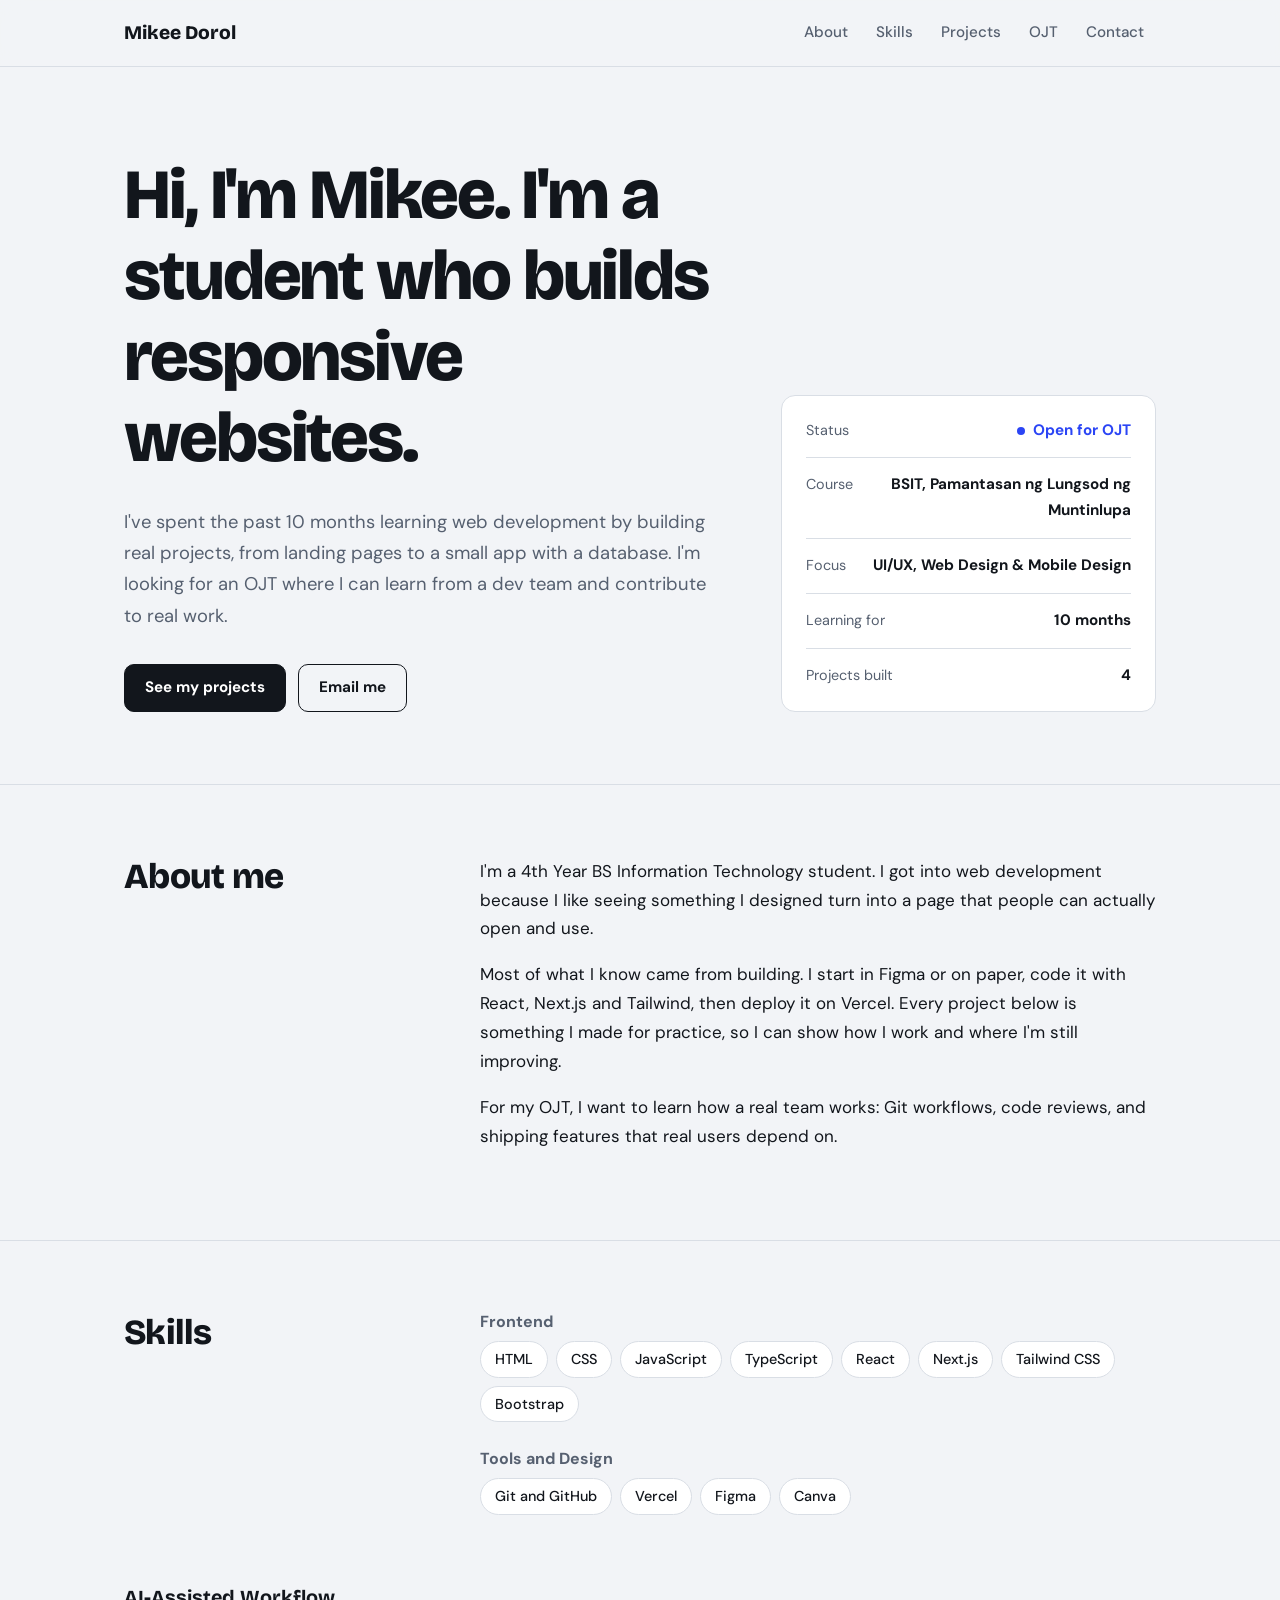
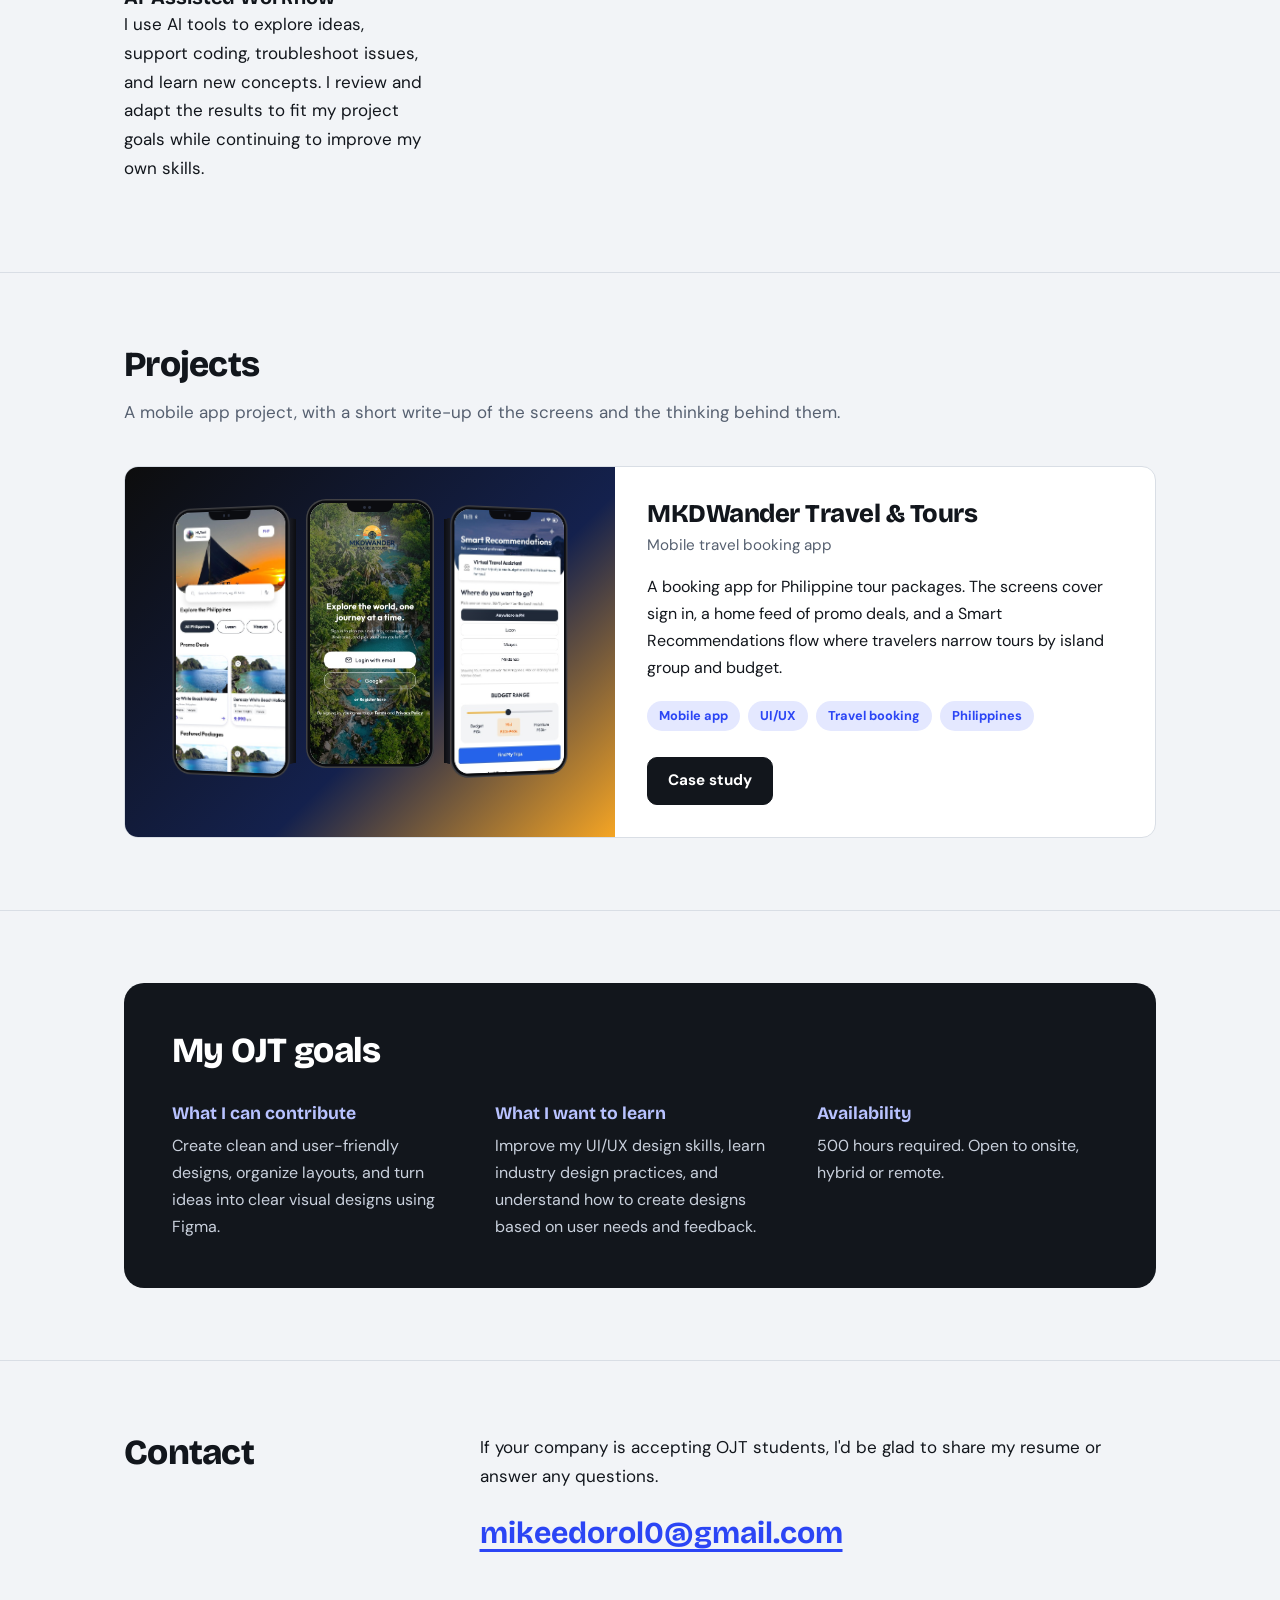
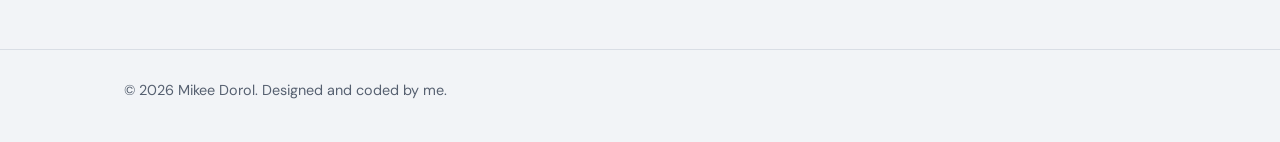
<file: index.html>
<!DOCTYPE html>
<html lang="en">
<head>
  <meta charset="UTF-8" />
  <meta name="viewport" content="width=device-width, initial-scale=1.0" />
  <title>Mikee Dorol | Student Web Developer</title>
  <meta name="description" content="Portfolio of Mikee Dorol, a student web developer looking for an OJT placement." />
  <link rel="preconnect" href="https://fonts.googleapis.com" />
  <link rel="preconnect" href="https://fonts.gstatic.com" crossorigin />
  <link href="https://fonts.googleapis.com/css2?family=Bricolage+Grotesque:opsz,wght@12..96,500;12..96,700;12..96,800&family=DM+Sans:wght@400;500;700&display=swap" rel="stylesheet" />
  <link rel="stylesheet" href="style.css" />
</head>
<body>

  <header class="site-header">
    <div class="wrap header-inner">
      <a href="#home" class="brand">Mikee Dorol</a>
      <nav class="nav" aria-label="Main">
        <a href="#about">About</a>
        <a href="#skills">Skills</a>
        <a href="#projects">Projects</a>
        <a href="#ojt">OJT</a>
        <a href="#contact">Contact</a>
      </nav>
    </div>
  </header>

  <main>
    <!-- HERO -->
    <section id="home" class="hero">
      <div class="wrap hero-grid">
        <div>
          <h1>Hi, I'm Mikee. I'm a student who builds responsive websites.</h1>
          <p class="lead">
            I've spent the past 10 months learning web development by building real projects, from
            landing pages to a small app with a database. I'm looking for an OJT where I can learn
            from a dev team and contribute to real work.
          </p>
          <div class="actions">
            <a href="#projects" class="btn btn-primary">See my projects</a>
            <a href="mailto:mikeedorol0@gmail.com" class="btn btn-ghost">Email me</a>
          </div>
        </div>

        <dl class="facts">
          <div><dt>Status</dt><dd class="status">Open for OJT</dd></div>
          <div><dt>Course</dt><dd>BSIT, Pamantasan ng Lungsod ng Muntinlupa</dd></div>
          <div><dt>Focus</dt><dd>UI/UX, Web Design & Mobile Design</dd></div>
          <div><dt>Learning for</dt><dd>10 months</dd></div>
          <div><dt>Projects built</dt><dd>4</dd></div>
        </dl>
      </div>
    </section>

    <!-- ABOUT -->
    <section id="about" class="section">
      <div class="wrap split">
        <h2>About me</h2>
        <div class="prose">
          <p>
            I'm a 4th Year BS Information Technology student. I got into web development because I like seeing
            something I designed turn into a page that people can actually open and use.
          </p>
          <p>
            Most of what I know came from building. I start in Figma or on paper, code it with
            React, Next.js and Tailwind, then deploy it on Vercel. Every project below is something I
            made for practice, so I can show how I work and where I'm still improving.
          </p>
          <p>
            For my OJT, I want to learn how a real team works: Git workflows, code reviews, and
            shipping features that real users depend on.
          </p>
        </div>
      </div>
    </section>


<!-- SKILLS -->
<section id="skills" class="section">
  <div class="wrap split">
    <h2>Skills</h2>

    <div class="skills">
      <div>
        <h3>Frontend</h3>
        <ul class="tags">
          <li>HTML</li>
          <li>CSS</li>
          <li>JavaScript</li>
          <li>TypeScript</li>
          <li>React</li>
          <li>Next.js</li>
          <li>Tailwind CSS</li>
          <li>Bootstrap</li>
        </ul>
      </div>

      <div>
        <h3>Tools and Design</h3>
        <ul class="tags">
          <li>Git and GitHub</li>
          <li>Vercel</li>
          <li>Figma</li>
          <li>Canva</li>
        </ul>
      </div>
    </div>

    <!-- AI-ASSISTED WORKFLOW -->
    <div class="ai-workflow">
      <h3>AI-Assisted Workflow</h3>
      <p>
        I use AI tools to explore ideas, support coding, troubleshoot issues,
        and learn new concepts. I review and adapt the results to fit my
        project goals while continuing to improve my own skills.
      </p>
    </div>
  </div>
</section>


    <!-- PROJECTS -->
    <section id="projects" class="section">
      <div class="wrap">
        <h2>Projects</h2>
        <p class="section-note">A mobile app project, with a short write-up of the screens and the thinking behind them.</p>

        <div class="projects">

          <article class="project">
            <div class="shot shot-phones" style="background: linear-gradient(135deg, #0d0d0d 0%, #14214d 60%, #f5a524 100%);">
              <div class="phones" role="img" aria-label="Three screens from the MKDWander app: Home, Sign in and Smart Recommendations">
                <div class="phone phone--l">
                  <div class="screen"><img src="./images/mkdwander-home.jpg" alt="" width="393" height="1425" loading="lazy" /></div>
                  <span class="notch"></span>
                </div>
                <div class="phone">
                  <div class="screen"><img src="./images/mkdwander-signin.jpg" alt="" width="393" height="852" loading="lazy" /></div>
                  <span class="notch"></span>
                </div>
                <div class="phone phone--r">
                  <div class="screen"><img src="./images/mkdwander-match.jpg" alt="" width="393" height="1349" loading="lazy" /></div>
                  <span class="notch"></span>
                </div>
              </div>
            </div>
            <div class="project-body">
              <h3>MKDWander Travel &amp; Tours</h3>
              <p class="kind">Mobile travel booking app</p>
              <p>A booking app for Philippine tour packages. The screens cover sign in, a home feed of promo deals, and a Smart Recommendations flow where travelers narrow tours by island group and budget.</p>
              <ul class="tags tags-sm">
                <li>Mobile app</li><li>UI/UX</li><li>Travel booking</li><li>Philippines</li>
              </ul>
              <div class="links">
                <!-- Add a live demo or prototype link here when you have one:
                <a href="https://..." target="_blank" rel="noopener" class="btn btn-ghost">Live demo</a> -->
                <a href="./case-study/mkdwander.html" class="btn btn-primary">Case study</a>
              </div>
            </div>
          </article>

        </div>
      </div>
    </section>

    <!-- OJT -->
    <section id="ojt" class="section">
      <div class="wrap">
        <div class="ojt">
          <h2>My OJT goals</h2>
          <div class="ojt-grid">
            <div>
              <h3>What I can contribute</h3>
              <p>Create clean and user-friendly designs, organize layouts, and turn ideas into clear visual designs using Figma.</p>
            </div>
            <div>
              <h3>What I want to learn</h3>
              <p>Improve my UI/UX design skills, learn industry design practices, and understand how to create designs based on user needs and feedback.</p>
            </div>
            <div>
              <h3>Availability</h3>
              <p>500 hours required. Open to onsite, hybrid or remote.</p>
            </div>
          </div>
        </div>
      </div>
    </section>

    <!-- CONTACT -->
    <section id="contact" class="section">
      <div class="wrap split">
        <h2>Contact</h2>
        <div class="prose">
          <p>If your company is accepting OJT students, I'd be glad to share my resume or answer any questions.</p>
          <p><a class="email" href="mailto:mikeedorol0@gmail.com">mikeedorol0@gmail.com</a></p>
        </div>
      </div>
    </section>
  </main>

  <footer class="footer">
    <div class="wrap">© 2026 Mikee Dorol. Designed and coded by me.</div>
  </footer>

</body>
</html>
</file>
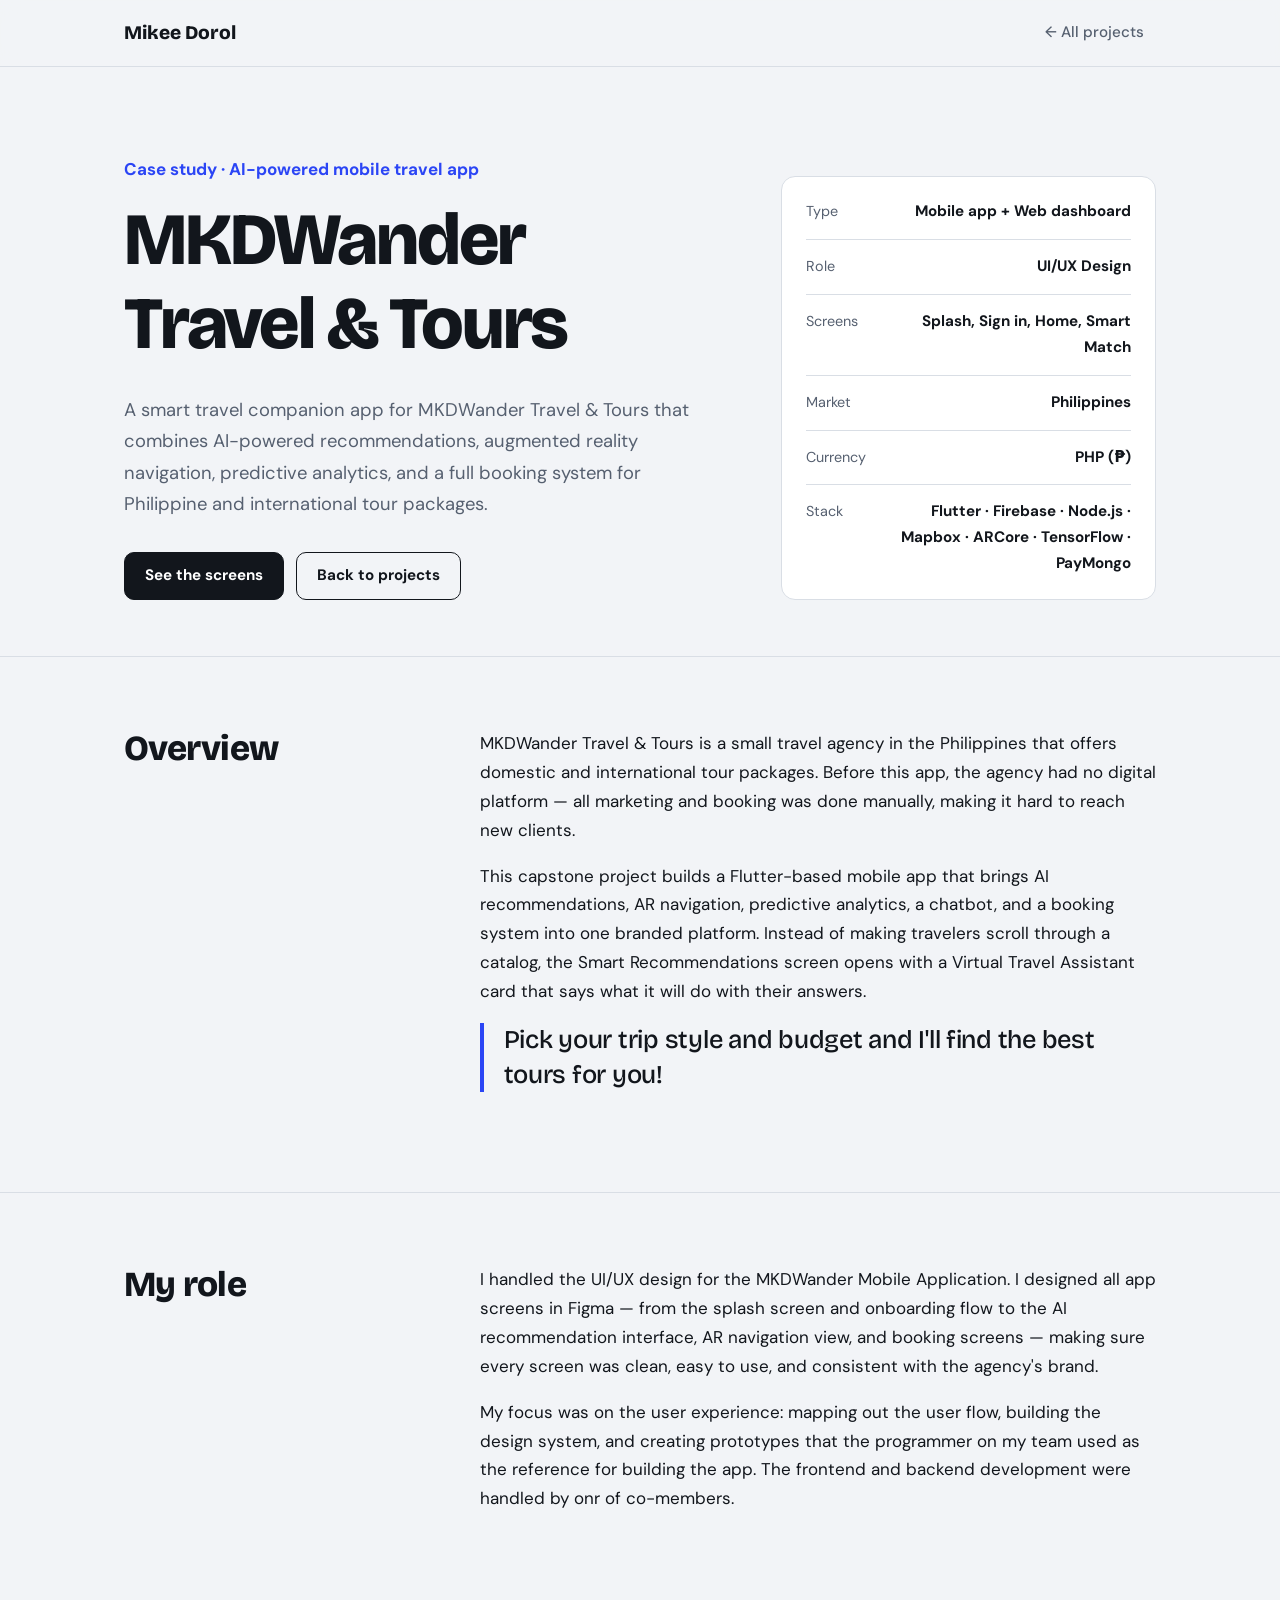
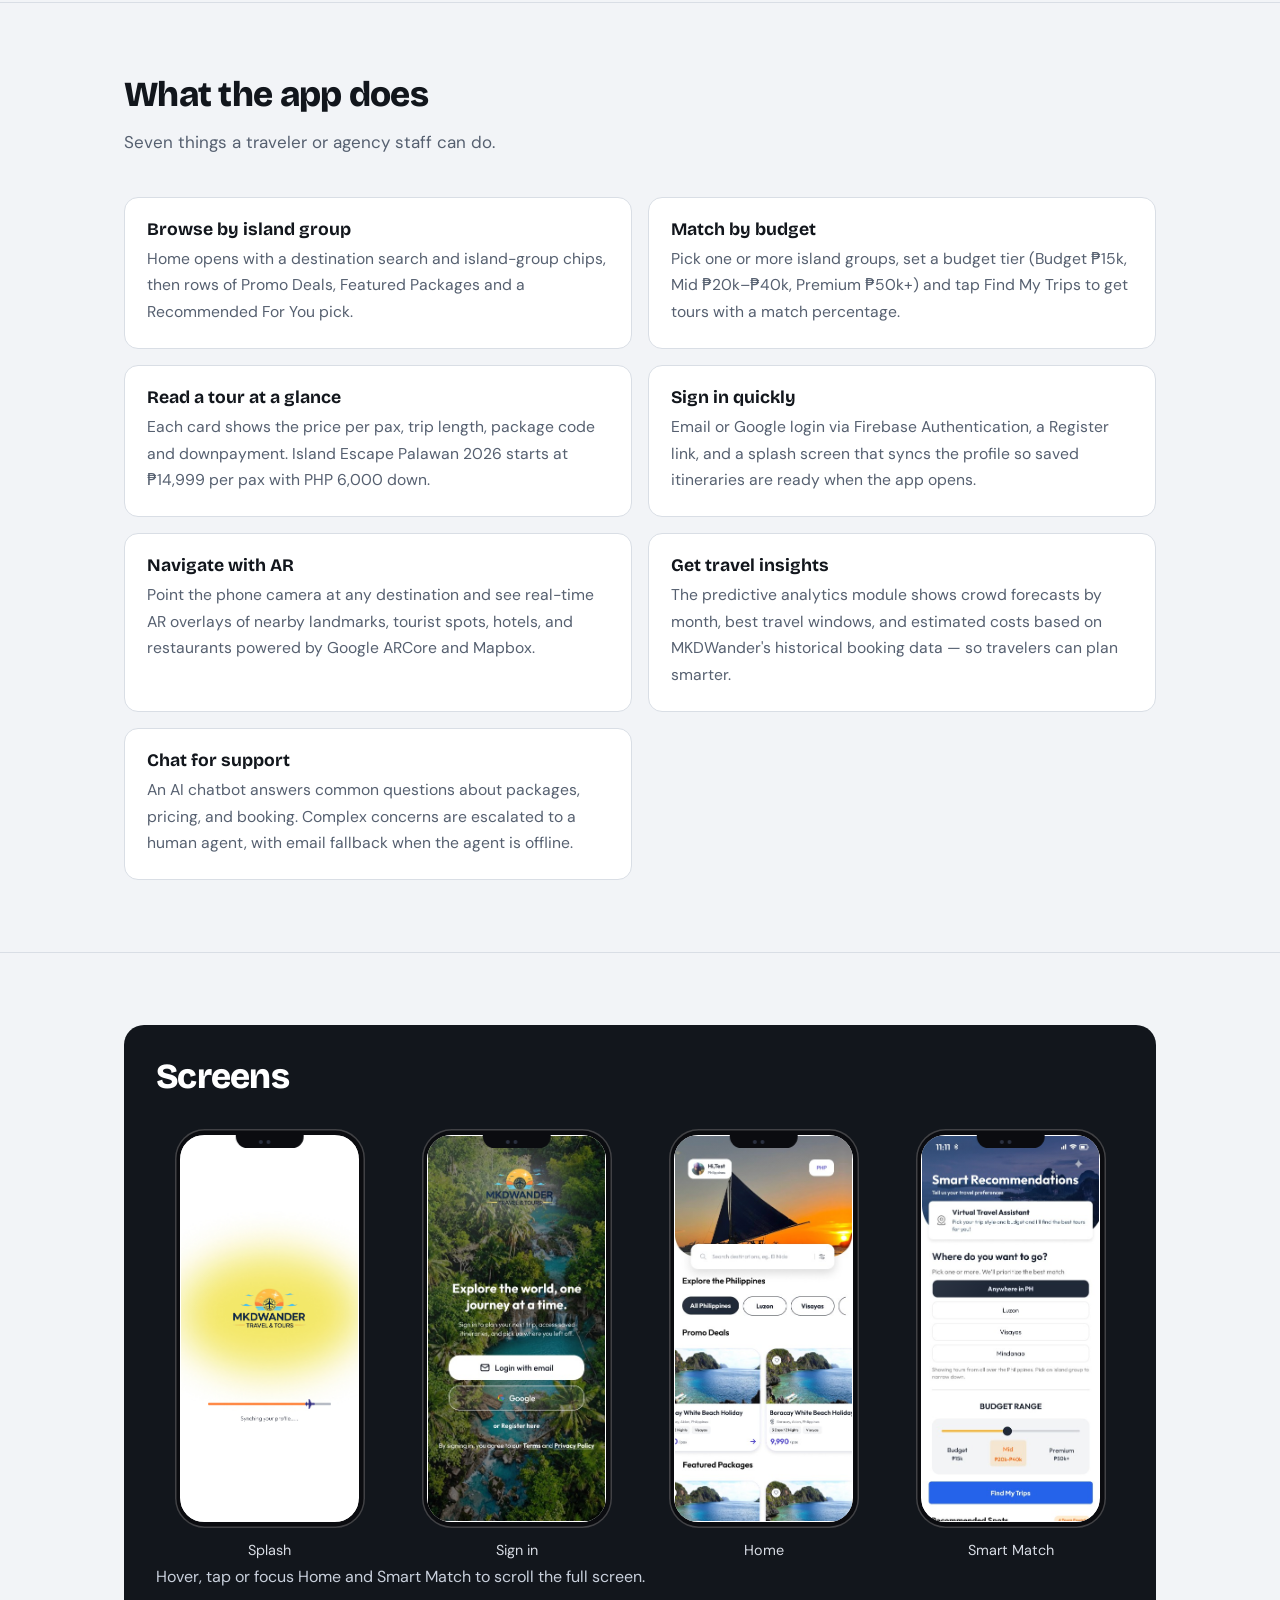
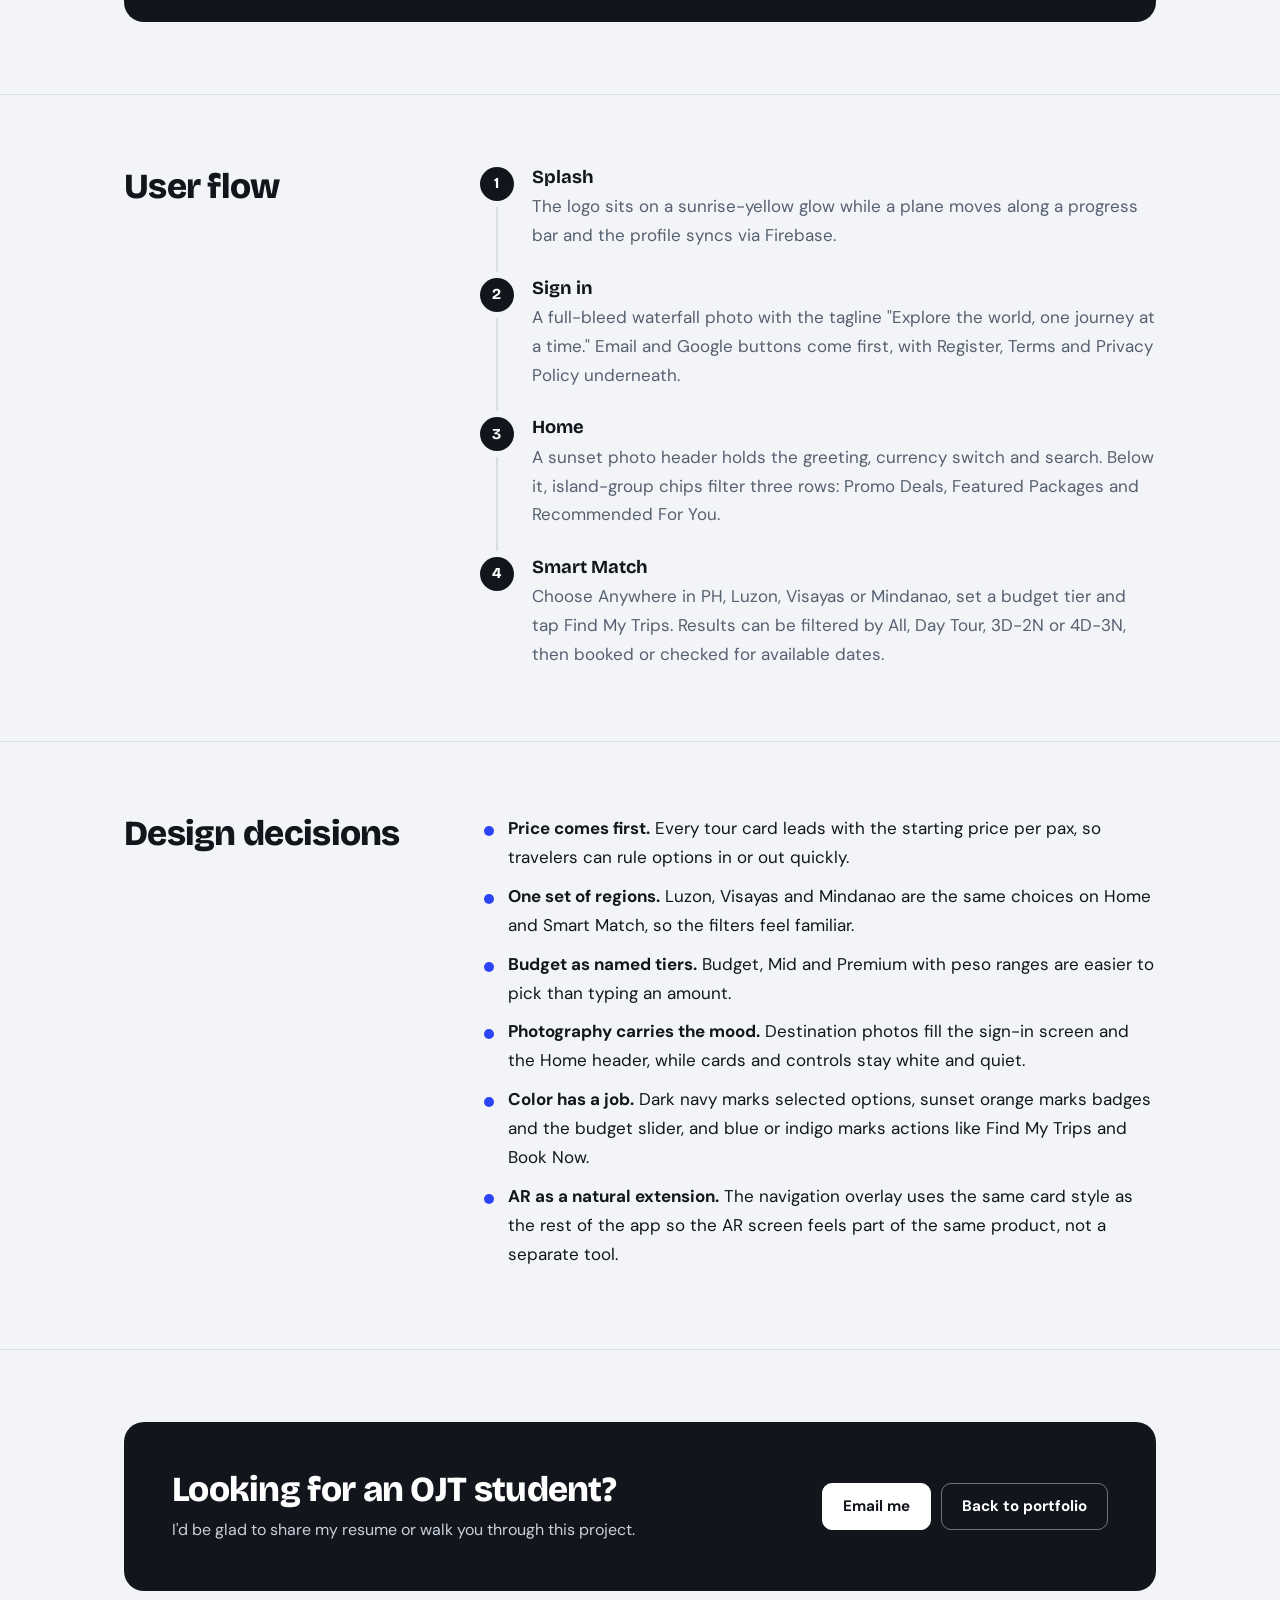
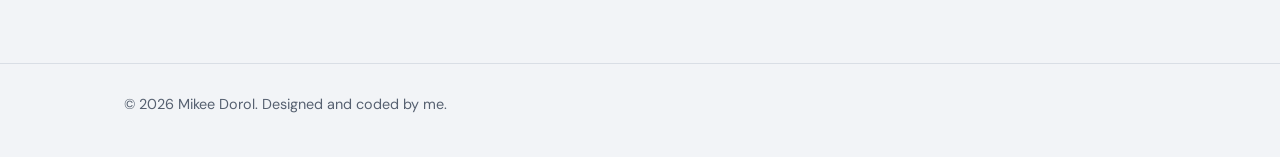
<file: case-study/mkdwander.html>
<!DOCTYPE html>
<html lang="en">
<head>
  <meta charset="UTF-8" />
  <meta name="viewport" content="width=device-width, initial-scale=1.0" />
  <title>MKDWander Travel &amp; Tours | Case study | Mikee Dorol</title>
  <meta name="description" content="Case study of MKDWander Travel & Tours, a smart AI-powered mobile travel app for Philippine tour packages." />
  <link rel="preconnect" href="https://fonts.googleapis.com" />
  <link rel="preconnect" href="https://fonts.gstatic.com" crossorigin />
  <link href="https://fonts.googleapis.com/css2?family=Bricolage+Grotesque:opsz,wght@12..96,500;12..96,700;12..96,800&family=DM+Sans:wght@400;500;700&display=swap" rel="stylesheet" />
  <link rel="stylesheet" href="../style.css" />
  <link rel="stylesheet" href="case-study.css" />
</head>
<body>

  <header class="site-header">
    <div class="wrap header-inner">
      <a href="../index.html" class="brand">Mikee Dorol</a>
      <a href="../index.html#projects" class="back">&larr; All projects</a>
    </div>
  </header>

  <main>
    <!-- HERO -->
    <section class="hero cs-hero">
      <div class="wrap hero-grid">
        <div>
          <p class="cs-kind">Case study &middot; AI-powered mobile travel app</p>
          <h1>MKDWander Travel &amp; Tours</h1>
          <p class="lead">
            A smart travel companion app for MKDWander Travel &amp; Tours that combines
            AI-powered recommendations, augmented reality navigation, predictive analytics,
            and a full booking system for Philippine and international tour packages.
          </p>
          <div class="actions">
            <a href="#screens" class="btn btn-primary">See the screens</a>
            <a href="../index.html#projects" class="btn btn-ghost">Back to projects</a>
          </div>
        </div>

        <dl class="facts">
          <div><dt>Type</dt><dd>Mobile app + Web dashboard</dd></div>
          <div><dt>Role</dt><dd>UI/UX Design</dd></div>
          <div><dt>Screens</dt><dd>Splash, Sign in, Home, Smart Match</dd></div>
          <div><dt>Market</dt><dd>Philippines</dd></div>
          <div><dt>Currency</dt><dd>PHP (&#8369;)</dd></div>
          <div><dt>Stack</dt><dd>Flutter &middot; Firebase &middot; Node.js &middot; Mapbox &middot; ARCore &middot; TensorFlow &middot; PayMongo</dd></div>
        </dl>
      </div>
    </section>

    <!-- OVERVIEW -->
    <section class="section">
      <div class="wrap split">
        <h2>Overview</h2>
        <div class="prose">
          <p>
            MKDWander Travel &amp; Tours is a small travel agency in the Philippines that offers domestic
            and international tour packages. Before this app, the agency had no digital platform &mdash;
            all marketing and booking was done manually, making it hard to reach new clients.
          </p>
          <p>
            This capstone project builds a Flutter-based mobile app that brings AI recommendations,
            AR navigation, predictive analytics, a chatbot, and a booking system into one branded platform.
            Instead of making travelers scroll through a catalog, the Smart Recommendations screen opens with a
            Virtual Travel Assistant card that says what it will do with their answers.
          </p>
          <blockquote class="quote">Pick your trip style and budget and I'll find the best tours for you!</blockquote>
        </div>
      </div>
    </section>

    <!-- MY ROLE -->
    <section class="section">
      <div class="wrap split">
        <h2>My role</h2>
        <div class="prose">
          <p>
            I handled the UI/UX design for the MKDWander Mobile Application. I designed all app screens
            in Figma — from the splash screen and onboarding flow to the AI recommendation interface,
            AR navigation view, and booking screens — making sure every screen was clean, easy to use,
            and consistent with the agency's brand.
          </p>
          <p>
            My focus was on the user experience: mapping out the user flow, building the design system,
            and creating prototypes that the programmer on my team used as the reference for building the app.
            The frontend and backend development were handled by onr of co-members.
          </p>
        </div>
      </div>
    </section>

    <!-- FEATURES -->
    <section class="section">
      <div class="wrap">
        <h2>What the app does</h2>
        <p class="section-note">Seven things a traveler or agency staff can do.</p>
        <div class="feature-list">
          <article>
            <h3>Browse by island group</h3>
            <p>Home opens with a destination search and island-group chips, then rows of Promo Deals, Featured Packages and a Recommended For You pick.</p>
          </article>
          <article>
            <h3>Match by budget</h3>
            <p>Pick one or more island groups, set a budget tier (Budget &#8369;15k, Mid &#8369;20k&ndash;&#8369;40k, Premium &#8369;50k+) and tap Find My Trips to get tours with a match percentage.</p>
          </article>
          <article>
            <h3>Read a tour at a glance</h3>
            <p>Each card shows the price per pax, trip length, package code and downpayment. Island Escape Palawan 2026 starts at &#8369;14,999 per pax with PHP 6,000 down.</p>
          </article>
          <article>
            <h3>Sign in quickly</h3>
            <p>Email or Google login via Firebase Authentication, a Register link, and a splash screen that syncs the profile so saved itineraries are ready when the app opens.</p>
          </article>
          <article>
            <h3>Navigate with AR</h3>
            <p>Point the phone camera at any destination and see real-time AR overlays of nearby landmarks, tourist spots, hotels, and restaurants powered by Google ARCore and Mapbox.</p>
          </article>
          <article>
            <h3>Get travel insights</h3>
            <p>The predictive analytics module shows crowd forecasts by month, best travel windows, and estimated costs based on MKDWander's historical booking data &mdash; so travelers can plan smarter.</p>
          </article>
          <article>
            <h3>Chat for support</h3>
            <p>An AI chatbot answers common questions about packages, pricing, and booking. Complex concerns are escalated to a human agent, with email fallback when the agent is offline.</p>
          </article>
        </div>
      </div>
    </section>

    <!-- SCREENS -->
    <section id="screens" class="section">
      <div class="wrap">
        <div class="ojt shots-band">
          <h2>Screens</h2>
          <div class="shots shots--phones">
            <figure>
              <div class="phone">
                <div class="screen"><img src="../images/mkdwander-splash.jpg" alt="Splash screen with the MKDWander logo on a yellow glow and a plane progress bar" width="393" height="852" loading="lazy" /></div>
                <span class="notch"></span>
              </div>
              <figcaption>Splash</figcaption>
            </figure>
            <figure>
              <div class="phone">
                <div class="screen"><img src="../images/mkdwander-signin.jpg" alt="Sign-in screen over a jungle waterfall photo with email and Google login buttons" width="393" height="852" loading="lazy" /></div>
                <span class="notch"></span>
              </div>
              <figcaption>Sign in</figcaption>
            </figure>
            <figure>
              <div class="phone scrollable" tabindex="0">
                <div class="screen"><img src="../images/mkdwander-home.jpg" alt="Home screen with a sunset sailboat photo, destination search, island group chips, promo deals, featured packages and a top pick" width="393" height="1425" loading="lazy" /></div>
                <span class="notch"></span>
              </div>
              <figcaption>Home</figcaption>
            </figure>
            <figure>
              <div class="phone scrollable" tabindex="0">
                <div class="screen"><img src="../images/mkdwander-match.jpg" alt="Smart Recommendations screen with island group buttons, a budget range slider and a matched Palawan tour card" width="393" height="1349" loading="lazy" /></div>
                <span class="notch"></span>
              </div>
              <figcaption>Smart Match</figcaption>
            </figure>
          </div>
          <p class="shots-hint">Hover, tap or focus Home and Smart Match to scroll the full screen.</p>
        </div>
      </div>
    </section>

    <!-- USER FLOW -->
    <section class="section">
      <div class="wrap split">
        <h2>User flow</h2>
        <ol class="steps">
          <li>
            <h3>Splash</h3>
            <p>The logo sits on a sunrise-yellow glow while a plane moves along a progress bar and the profile syncs via Firebase.</p>
          </li>
          <li>
            <h3>Sign in</h3>
            <p>A full-bleed waterfall photo with the tagline "Explore the world, one journey at a time." Email and Google buttons come first, with Register, Terms and Privacy Policy underneath.</p>
          </li>
          <li>
            <h3>Home</h3>
            <p>A sunset photo header holds the greeting, currency switch and search. Below it, island-group chips filter three rows: Promo Deals, Featured Packages and Recommended For You.</p>
          </li>
          <li>
            <h3>Smart Match</h3>
            <p>Choose Anywhere in PH, Luzon, Visayas or Mindanao, set a budget tier and tap Find My Trips. Results can be filtered by All, Day Tour, 3D-2N or 4D-3N, then booked or checked for available dates.</p>
          </li>
        </ol>
      </div>
    </section>

    <!-- DESIGN DECISIONS -->
    <section class="section">
      <div class="wrap split">
        <h2>Design decisions</h2>
        <ul class="outcome">
          <li><strong>Price comes first.</strong> Every tour card leads with the starting price per pax, so travelers can rule options in or out quickly.</li>
          <li><strong>One set of regions.</strong> Luzon, Visayas and Mindanao are the same choices on Home and Smart Match, so the filters feel familiar.</li>
          <li><strong>Budget as named tiers.</strong> Budget, Mid and Premium with peso ranges are easier to pick than typing an amount.</li>
          <li><strong>Photography carries the mood.</strong> Destination photos fill the sign-in screen and the Home header, while cards and controls stay white and quiet.</li>
          <li><strong>Color has a job.</strong> Dark navy marks selected options, sunset orange marks badges and the budget slider, and blue or indigo marks actions like Find My Trips and Book Now.</li>
          <li><strong>AR as a natural extension.</strong> The navigation overlay uses the same card style as the rest of the app so the AR screen feels part of the same product, not a separate tool.</li>
        </ul>
      </div>
    </section>

    <!-- CTA -->
    <section class="section cs-cta">
      <div class="wrap">
        <div class="ojt">
          <div>
            <h2>Looking for an OJT student?</h2>
            <p>I'd be glad to share my resume or walk you through this project.</p>
          </div>
          <div class="links">
            <a class="btn btn-primary" href="mailto:mikeedorol0@gmail.com">Email me</a>
            <a class="btn btn-ghost" href="../index.html#projects">Back to portfolio</a>
          </div>
        </div>
      </div>
    </section>
  </main>

  <footer class="footer">
    <div class="wrap">&copy; 2026 Mikee Dorol. Designed and coded by me.</div>
  </footer>

</body>
</html>
</file>
<file: style.css>
/* ── Tokens ── */
:root {
  --paper: #f2f4f7;
  --card: #ffffff;
  --ink: #12161c;
  --muted: #566070;
  --line: #d9dee5;
  --accent: #2b45f5;
  --accent-soft: #e4e8ff;
  --radius: 14px;
  --font-display: "Bricolage Grotesque", system-ui, sans-serif;
  --font-body: "DM Sans", system-ui, sans-serif;
}

*, *::before, *::after { box-sizing: border-box; }
html { scroll-behavior: smooth; scroll-padding-top: 80px; }
body {
  margin: 0;
  background: var(--paper);
  color: var(--ink);
  font-family: var(--font-body);
  font-size: 1.0625rem;
  line-height: 1.7;
}
img { max-width: 100%; display: block; }
a { color: inherit; }
h1, h2, h3 { font-family: var(--font-display); line-height: 1.15; margin: 0; }
p { margin: 0 0 1em; }
ul { list-style: none; margin: 0; padding: 0; }

:focus-visible { outline: 3px solid var(--accent); outline-offset: 3px; border-radius: 6px; }

.wrap { max-width: 1080px; margin: 0 auto; padding: 0 24px; }

/* ── Header ── */
.site-header {
  position: sticky; top: 0; z-index: 10;
  background: rgba(242, 244, 247, 0.9);
  backdrop-filter: blur(10px);
  border-bottom: 1px solid var(--line);
}
.header-inner { display: flex; align-items: center; justify-content: space-between; gap: 16px; padding-top: 14px; padding-bottom: 14px; flex-wrap: wrap; }
.brand { font-family: var(--font-display); font-weight: 800; font-size: 1.2rem; text-decoration: none; }
.nav { display: flex; gap: 4px; flex-wrap: wrap; }
.nav a { padding: 6px 12px; border-radius: 8px; font-size: 0.95rem; font-weight: 500; text-decoration: none; color: var(--muted); transition: color .2s, background .2s; }
.nav a:hover { color: var(--ink); background: var(--accent-soft); }

/* ── Buttons ── */
.btn { display: inline-block; padding: 10px 20px; border-radius: 10px; font-weight: 700; font-size: 0.95rem; text-decoration: none; border: 1.5px solid var(--ink); transition: background .2s, color .2s, border-color .2s; }
.btn-primary { background: var(--ink); color: #fff; }
.btn-primary:hover { background: var(--accent); border-color: var(--accent); }
.btn-ghost { background: transparent; color: var(--ink); }
.btn-ghost:hover { background: var(--ink); color: #fff; }

/* ── Hero (the one bold moment) ── */
.hero { padding: 88px 0 72px; }
.hero-grid { display: grid; grid-template-columns: 1.6fr 1fr; gap: 56px; align-items: end; }
.hero h1 { font-size: clamp(2.4rem, 5.6vw, 4.4rem); font-weight: 800; letter-spacing: -0.03em; margin-bottom: 28px; }
.lead { font-size: 1.15rem; color: var(--muted); max-width: 58ch; margin-bottom: 32px; }
.actions { display: flex; flex-wrap: wrap; gap: 12px; }

.facts { margin: 0; background: var(--card); border: 1px solid var(--line); border-radius: var(--radius); padding: 8px 24px; }
.facts > div { display: flex; justify-content: space-between; gap: 16px; padding: 14px 0; border-bottom: 1px solid var(--line); }
.facts > div:last-child { border-bottom: 0; }
.facts dt { color: var(--muted); font-size: 0.9rem; }
.facts dd { margin: 0; font-weight: 700; text-align: right; font-size: 0.95rem; }
.status { color: var(--accent); }
.status::before { content: ""; display: inline-block; width: 8px; height: 8px; margin-right: 8px; border-radius: 50%; background: var(--accent); }

/* ── Sections ── */
.section { padding: 72px 0; border-top: 1px solid var(--line); }
.section h2 { font-size: clamp(1.7rem, 3vw, 2.2rem); font-weight: 800; letter-spacing: -0.02em; }
.split { display: grid; grid-template-columns: 1fr 2.2fr; gap: 48px; }
.prose { max-width: 62ch; }
.section-note { color: var(--muted); max-width: 60ch; margin: 12px 0 40px; }

/* ── Tags & skills ── */
.tags { display: flex; flex-wrap: wrap; gap: 8px; }
.tags li { padding: 5px 14px; background: var(--card); border: 1px solid var(--line); border-radius: 999px; font-size: 0.9rem; font-weight: 500; }
.tags-sm li { padding: 3px 11px; font-size: 0.8rem; background: var(--accent-soft); border-color: transparent; color: var(--accent); font-weight: 700; }
.skills { display: grid; gap: 28px; }
.skills h3 { font-size: 1rem; margin-bottom: 10px; color: var(--muted); font-family: var(--font-body); font-weight: 700; }

/* ── Projects ── */
.projects { display: grid; gap: 28px; }
.project { display: grid; grid-template-columns: 1fr 1.1fr; background: var(--card); border: 1px solid var(--line); border-radius: var(--radius); overflow: hidden; }
.project:nth-child(even) { grid-template-columns: 1.1fr 1fr; }
.project:nth-child(even) .shot { order: 2; }
.shot { display: flex; align-items: flex-end; justify-content: center; padding: 32px 28px 0; min-height: 280px; overflow: hidden; }
.shot img { width: 100%; max-width: 420px; border-radius: 8px 8px 0 0; object-fit: cover; object-position: top; border: 1px solid rgba(255,255,255,.15); box-shadow: 0 -8px 30px rgba(0,0,0,.4); }
.project-body { padding: 32px; display: flex; flex-direction: column; gap: 4px; }
.project-body h3 { font-size: 1.6rem; font-weight: 800; letter-spacing: -0.02em; }
.kind { color: var(--muted); font-size: 0.95rem; margin-bottom: 10px; }
.project-body > p:not(.kind) { font-size: 1rem; }
.project-body .tags { margin-bottom: 22px; }
.links { display: flex; flex-wrap: wrap; gap: 10px; margin-top: auto; }

/* ── OJT ── */
.ojt { background: var(--ink); color: #fff; border-radius: 20px; padding: 48px; }
.ojt h2 { margin-bottom: 32px; }
.ojt-grid { display: grid; grid-template-columns: repeat(3, 1fr); gap: 32px; }
.ojt h3 { font-size: 1.1rem; margin-bottom: 8px; color: #b8c2ff; }
.ojt p { color: #c9d0dc; font-size: 1rem; margin: 0; }

/* ── Contact & footer ── */
.email { font-family: var(--font-display); font-size: clamp(1.3rem, 3vw, 1.9rem); font-weight: 700; color: var(--accent); text-underline-offset: 6px; }
.email:hover { color: var(--ink); }
.footer { padding: 28px 0 40px; border-top: 1px solid var(--line); color: var(--muted); font-size: 0.9rem; }

/* ── Phone mockup (project cards and case studies) ── */
.phones { --pw: clamp(84px, 25vw, 128px); display: flex; justify-content: center; align-items: flex-start; gap: clamp(4px, 1.5vw, 12px); width: 100%; }
.shot-phones { align-items: flex-start; padding-inline: 12px; }
.shot-phones .phones { margin-bottom: calc(var(--pw) * -0.4); }

.phone { position: relative; flex: none; width: var(--pw); padding: calc(var(--pw) * 0.03); border-radius: calc(var(--pw) * 0.155); background: #0b0c10; box-shadow: inset 0 0 0 1.5px rgba(255,255,255,.22); transform-style: preserve-3d; }
.phone--l { margin-top: calc(var(--pw) * 0.06); transform: perspective(1400px) rotateY(-24deg); }
.phone--r { margin-top: calc(var(--pw) * 0.06); transform: perspective(1400px) rotateY(24deg); }
/* visible thickness on the tilted phones */
.phone--l::after, .phone--r::after { content: ""; position: absolute; top: 5%; bottom: 5%; width: calc(var(--pw) * 0.14); }
.phone--l::after { left: 100%; transform-origin: 0 50%; transform: rotateY(90deg); background: linear-gradient(90deg, #1a1c24, #0b0c10); }
.phone--r::after { right: 100%; transform-origin: 100% 50%; transform: rotateY(-90deg); background: linear-gradient(270deg, #1a1c24, #0b0c10); }

.screen { position: relative; aspect-ratio: 393 / 852; overflow: hidden; border-radius: calc(var(--pw) * 0.128); background: #fff; transform: translateZ(0.5px); }
.screen::after { content: ""; position: absolute; inset: 0; background: linear-gradient(125deg, rgba(255,255,255,.16), rgba(255,255,255,0) 38%); pointer-events: none; }
.screen img { width: 100%; max-width: none; height: 100%; aspect-ratio: auto; border: 0; border-radius: 0; box-shadow: none; object-fit: cover; object-position: 50% 0%; transition: object-position 1.2s ease; }
.notch { position: absolute; top: calc(var(--pw) * 0.03); left: 50%; width: calc(var(--pw) * 0.36); height: calc(var(--pw) * 0.07); background: #0b0c10; border-radius: 0 0 calc(var(--pw) * 0.06) calc(var(--pw) * 0.06); transform: translate3d(-50%, 0, 1px); }
.notch::after { content: ""; position: absolute; left: 34%; top: 36%; width: calc(var(--pw) * 0.022); height: calc(var(--pw) * 0.022); border-radius: 50%; background: #2b3140; box-shadow: calc(var(--pw) * 0.04) 0 0 #2b3140; }

/* long screens scroll through on hover, tap or focus */
.scrollable:hover .screen img, .scrollable:focus-within .screen img { object-position: 50% 100%; transition: object-position 6s linear; }

/* ── Responsive ── */
@media (max-width: 860px) {
  .hero { padding: 56px 0 48px; }
  .hero-grid, .split { grid-template-columns: 1fr; gap: 32px; }
  .project, .project:nth-child(even) { grid-template-columns: 1fr; }
  .project:nth-child(even) .shot { order: 0; }
  .shot { min-height: 220px; }
  .ojt { padding: 32px 24px; }
  .ojt-grid { grid-template-columns: 1fr; gap: 24px; }
}
@media (max-width: 520px) {
  .header-inner { justify-content: center; }
  .project-body { padding: 24px 20px; }
}

@media (prefers-reduced-motion: reduce) {
  html { scroll-behavior: auto; }
  * { transition: none !important; }
}


.ai-workflow {
  margin-top: 24px;
}

.ai-workflow p {
  line-height: 1.7;
  max-width: 900px;
}
</file>
<file: case-study/case-study.css>
/* Extends ../style.css (tokens, header, buttons, tags, facts, ojt block, footer) */
.back { font-weight: 500; font-size: 0.95rem; text-decoration: none; color: var(--muted); padding: 6px 12px; border-radius: 8px; transition: color .2s, background .2s; }
.back:hover { color: var(--ink); background: var(--accent-soft); }

.cs-hero { padding-bottom: 56px; }
.cs-hero h1 { font-size: clamp(2.4rem, 6vw, 4.6rem); }
.cs-kind { color: var(--accent); font-weight: 700; margin-bottom: 14px; }
.facts dd { max-width: 22ch; }

.quote { font-family: var(--font-display); font-size: clamp(1.25rem, 2.4vw, 1.6rem); font-weight: 500; line-height: 1.35; letter-spacing: -0.01em; margin: 0 0 28px; padding-left: 20px; border-left: 4px solid var(--accent); max-width: 40ch; }

.feature-list { display: grid; grid-template-columns: repeat(2, 1fr); gap: 16px; }
.feature-list article { background: var(--card); border: 1px solid var(--line); border-radius: var(--radius); padding: 22px; }
.feature-list h3 { font-size: 1.1rem; margin-bottom: 6px; }
.feature-list p { margin: 0; color: var(--muted); font-size: 0.98rem; }

.shots-band { border-radius: 20px; padding: 32px; }
.shots { display: grid; grid-template-columns: repeat(3, 1fr); gap: 20px; margin: 0; }
.shots figure { margin: 0; }
.shots img { width: 100%; aspect-ratio: 4 / 3; object-fit: cover; object-position: top; border-radius: 10px; border: 1px solid rgba(255,255,255,.15); box-shadow: 0 12px 30px rgba(0,0,0,.4); }
.shots figcaption { margin-top: 10px; color: #d8dce4; font-size: 0.9rem; }

.steps { list-style: none; counter-reset: step; display: grid; gap: 0; padding: 0; margin: 0; max-width: 64ch; }
.steps li { counter-increment: step; position: relative; padding: 0 0 28px 52px; }
.steps li::before { content: counter(step); position: absolute; left: 0; top: 0; width: 34px; height: 34px; display: grid; place-items: center; border-radius: 50%; background: var(--ink); color: #fff; font-family: var(--font-display); font-weight: 700; font-size: 0.95rem; }
.steps li::after { content: ""; position: absolute; left: 16px; top: 40px; bottom: 6px; width: 2px; background: var(--line); }
.steps li:last-child { padding-bottom: 0; }
.steps li:last-child::after { display: none; }
.steps h3 { font-size: 1.15rem; margin-bottom: 4px; }
.steps p { margin: 0; color: var(--muted); }

.outcome { display: grid; gap: 10px; max-width: 62ch; }
.outcome li { position: relative; padding-left: 28px; }
.outcome li::before { content: ""; position: absolute; left: 4px; top: 0.7em; width: 10px; height: 10px; border-radius: 50%; background: var(--accent); }

.cs-cta { margin-top: 8px; }
.cs-cta .ojt { display: flex; align-items: center; justify-content: space-between; gap: 24px; flex-wrap: wrap; }
.cs-cta h2 { margin: 0 0 6px; }
.cs-cta p { margin: 0; color: #c9d0dc; }
.cs-cta .links { margin: 0; }
.cs-cta .btn-primary { background: #fff; color: var(--ink); border-color: #fff; }
.cs-cta .btn-primary:hover { background: var(--accent); color: #fff; border-color: var(--accent); }
.cs-cta .btn-ghost { color: #fff; border-color: rgba(255,255,255,.4); }
.cs-cta .btn-ghost:hover { background: #fff; color: var(--ink); }

/* Mobile app screens: phones in the dark band (phone styles live in ../style.css) */
.shots--phones { grid-template-columns: repeat(4, 1fr); align-items: start; }
.shots--phones figure { display: flex; flex-direction: column; align-items: center; }
.shots--phones .phone { --pw: clamp(120px, 17vw, 190px); }
.shots--phones .phone:focus-visible { outline: 3px solid #fff; outline-offset: 4px; }
.shots--phones figcaption { text-align: center; }
.shots-hint { margin: 24px 0 0; color: #c9d0dc; font-size: 0.9rem; }

@media (max-width: 860px) {
  .feature-list { grid-template-columns: 1fr; }
  .shots { grid-template-columns: 1fr; }
  .shots--phones { grid-template-columns: repeat(2, 1fr); gap: 28px 16px; }
  .shots--phones .phone { --pw: clamp(120px, 36vw, 190px); }
  .shots-band { padding: 20px; }
}
</file>
